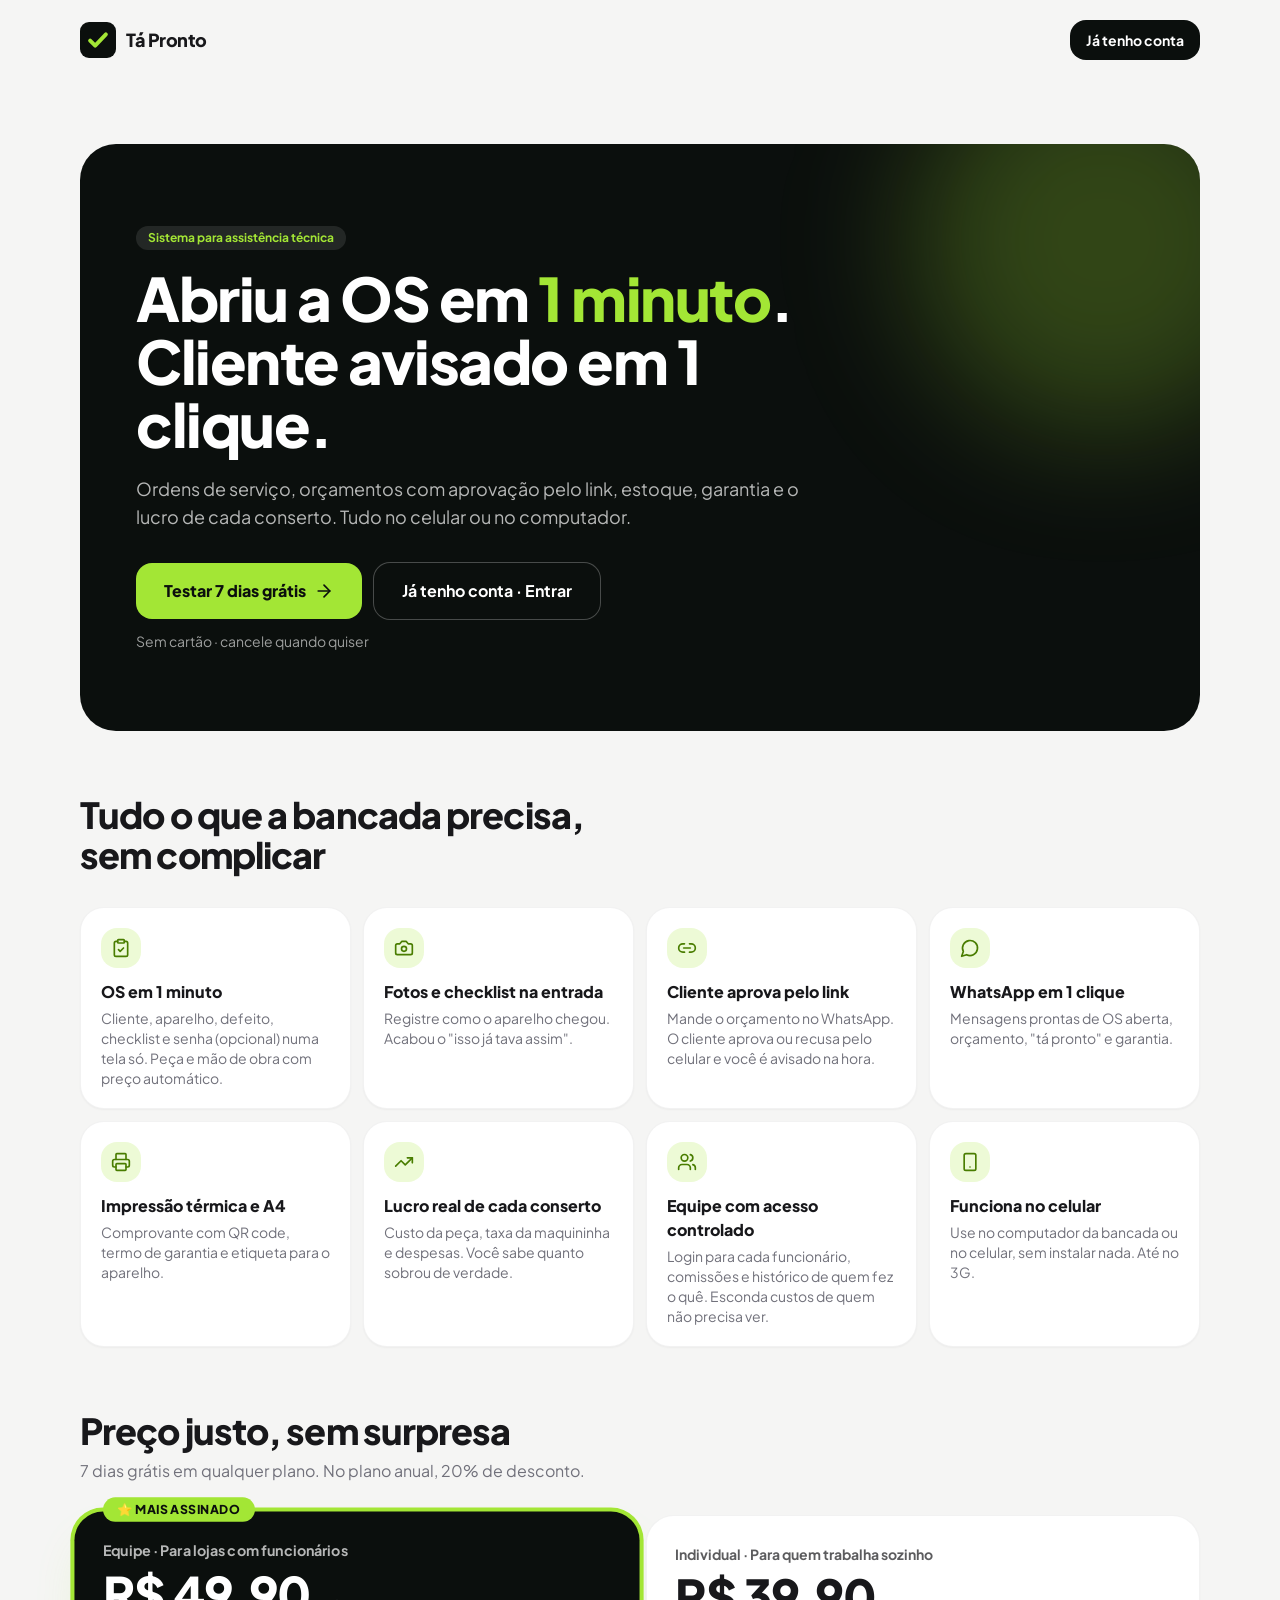
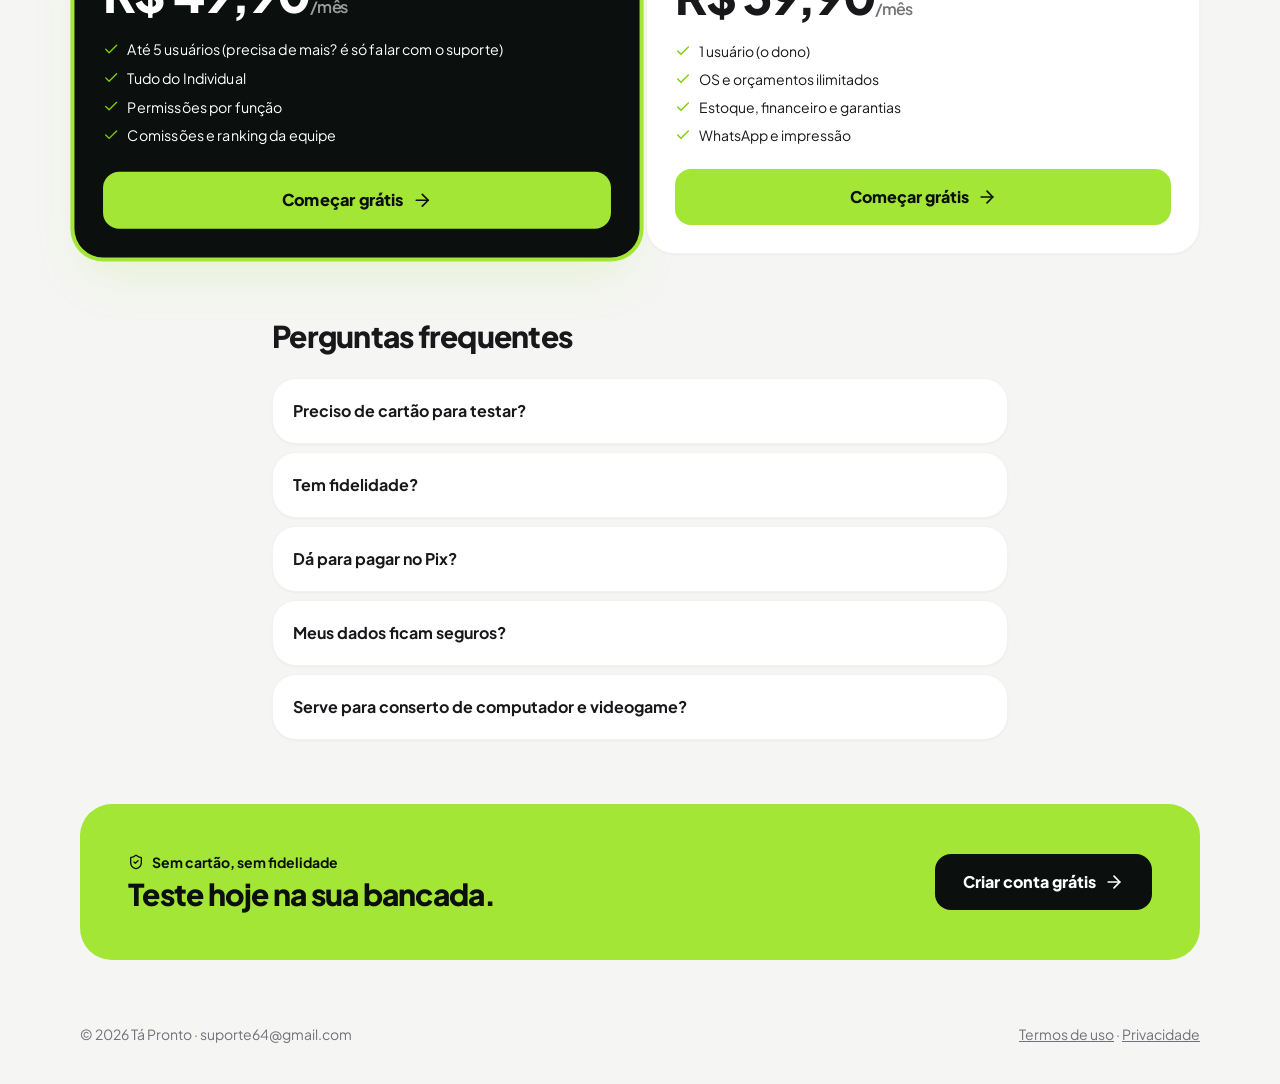
<file: index.html>
<!doctype html>
<html lang="pt-BR">
  <head>
    <meta charset="UTF-8" />
    <meta name="viewport" content="width=device-width, initial-scale=1, maximum-scale=1, viewport-fit=cover" />
    <meta name="theme-color" content="#0b0f0d" />
    <link rel="manifest" href="manifest.webmanifest" />
    <link rel="icon" href="icon.svg" type="image/svg+xml" />
    <!-- ícone na tela inicial do iPhone (o Android usa o manifest) -->
    <link rel="apple-touch-icon" href="apple-touch-icon.png" />
    <meta name="apple-mobile-web-app-title" content="Tá Pronto" />
    <meta name="apple-mobile-web-app-capable" content="yes" />
    <meta name="apple-mobile-web-app-status-bar-style" content="black" />
    <!-- prévia do link quando compartilhado no WhatsApp/Instagram -->
    <meta name="description" content="Sistema online para assistência técnica: ordem de serviço em 1 minuto, orçamento aprovado pelo link, estoque, garantia e lucro de cada conserto. 7 dias grátis." />
    <meta property="og:title" content="Tá Pronto · Sistema para assistência técnica" />
    <meta property="og:description" content="OS em 1 minuto, cliente avisado em 1 clique. Teste 7 dias grátis, sem cartão." />
    <meta property="og:image" content="https://tapronto.online/icone-512.png" />
    <meta property="og:url" content="https://tapronto.online/" />
    <meta property="og:type" content="website" />
    <link rel="preconnect" href="https://fonts.googleapis.com" />
    <link rel="preconnect" href="https://fonts.gstatic.com" crossorigin />
    <link href="https://fonts.googleapis.com/css2?family=Plus+Jakarta+Sans:wght@400;500;600;700;800&family=JetBrains+Mono:wght@500&display=swap" rel="stylesheet" />
    <title>Tá Pronto</title>
    <script type="module" crossorigin src="./assets/index-BHz3MH_R.js"></script>
    <link rel="stylesheet" crossorigin href="./assets/index-DIDy7-dD.css">
  </head>
  <body>
    <div id="root"></div>
  </body>
</html>
</file>
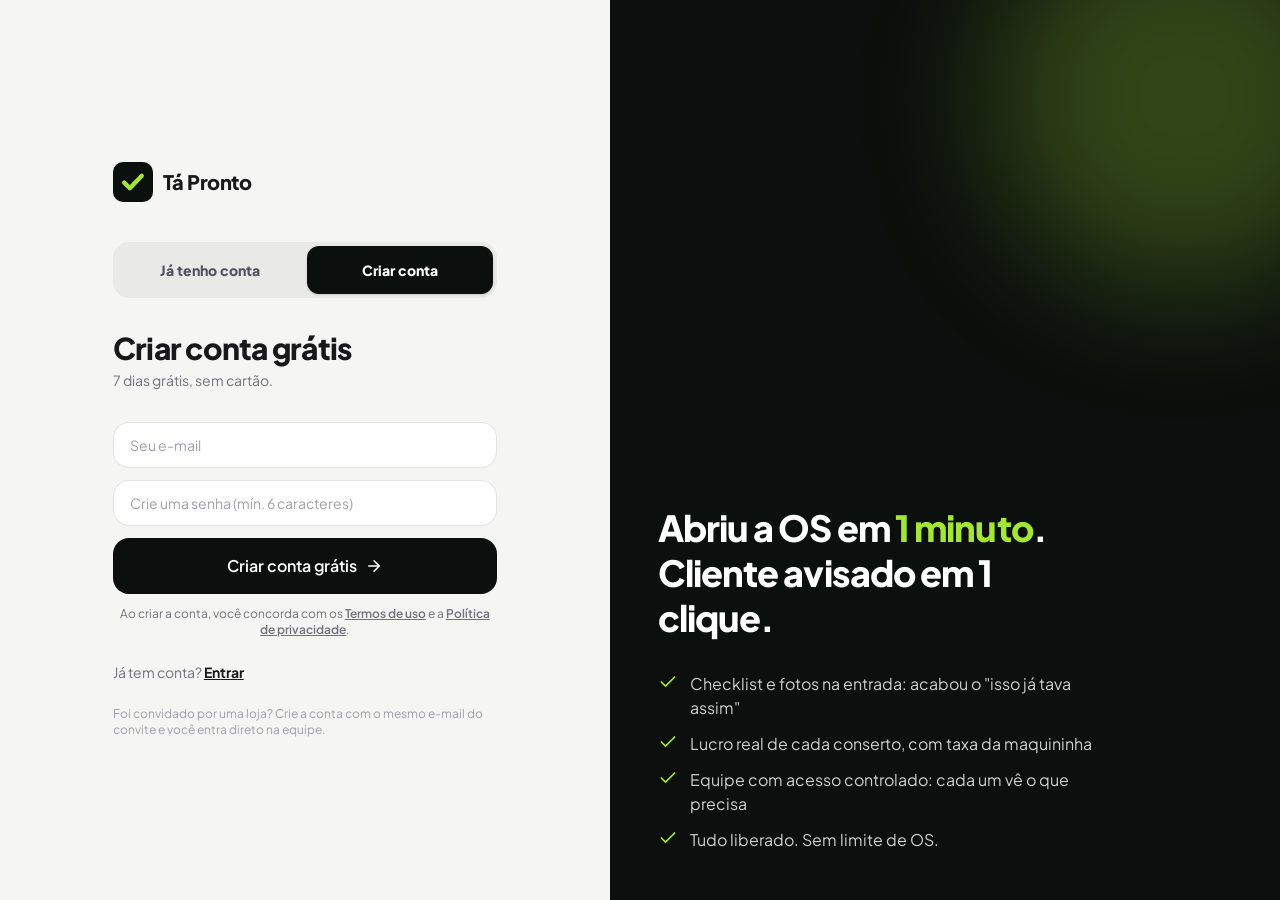
<file: criar/index.html>
<!doctype html>
<html lang="pt-BR">
  <head>
    <meta charset="UTF-8" />
    <!-- link curto do WhatsApp: tapronto.online/criar abre direto em "Criar conta grátis" -->
    <meta http-equiv="refresh" content="0; url=/#/entrar?criar=1" />
    <meta property="og:title" content="Tá Pronto · Teste grátis por 7 dias" />
    <meta property="og:description" content="Sistema para assistência técnica: ordem de serviço, orçamento pelo link, estoque, garantia e financeiro." />
    <meta property="og:image" content="https://tapronto.online/icone-512.png" />
    <title>Tá Pronto · Teste grátis</title>
    <script>location.replace('/#/entrar?criar=1')</script>
  </head>
  <body></body>
</html>
</file>
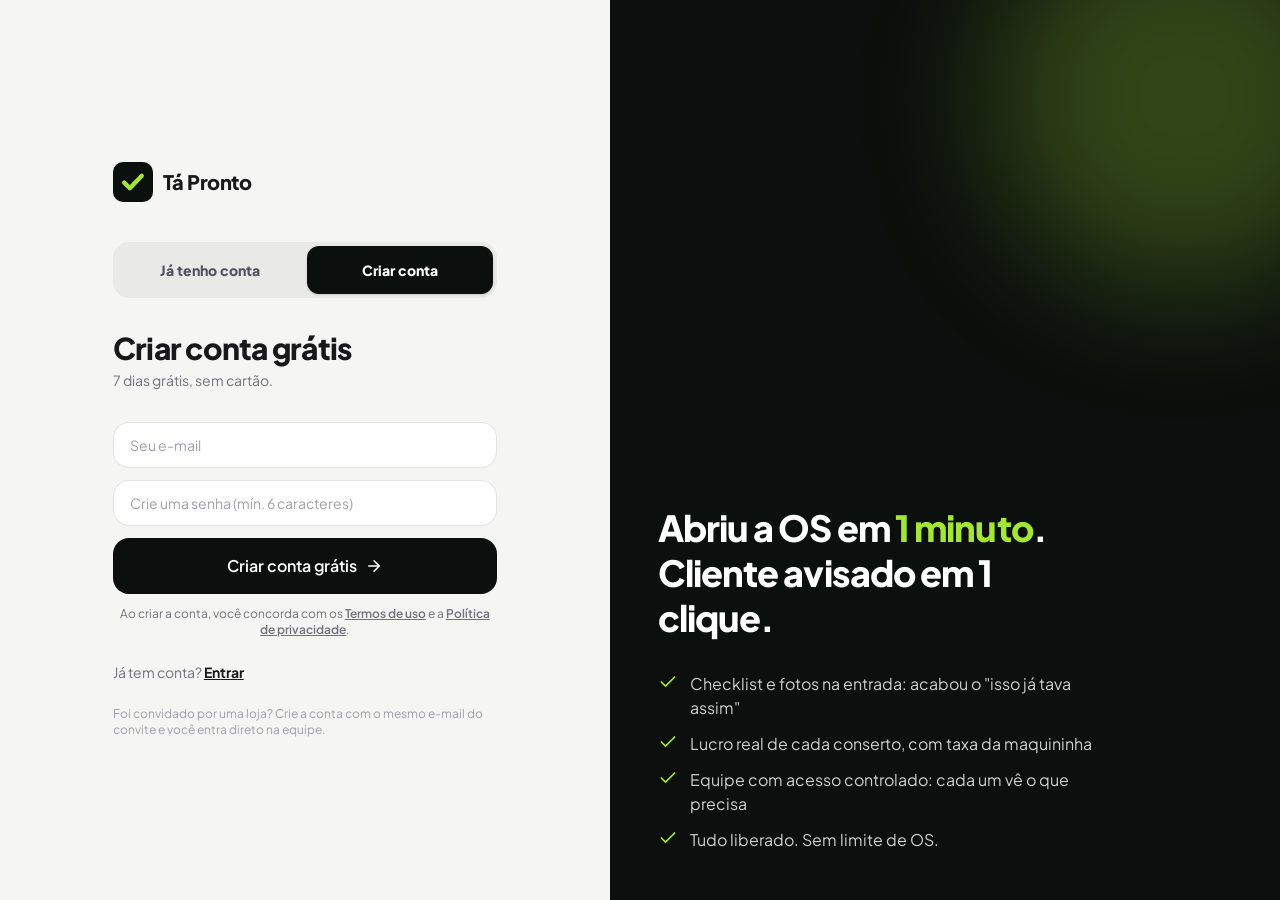
<file: teste/index.html>
<!doctype html>
<html lang="pt-BR">
  <head>
    <meta charset="UTF-8" />
    <!-- link curto do WhatsApp: tapronto.online/teste abre direto em "Criar conta grátis" -->
    <meta http-equiv="refresh" content="0; url=/#/entrar?criar=1" />
    <meta property="og:title" content="Tá Pronto · Teste grátis por 7 dias" />
    <meta property="og:description" content="Sistema para assistência técnica: ordem de serviço, orçamento pelo link, estoque, garantia e financeiro." />
    <meta property="og:image" content="https://tapronto.online/icone-512.png" />
    <title>Tá Pronto · Teste grátis</title>
    <script>location.replace('/#/entrar?criar=1')</script>
  </head>
  <body></body>
</html>
</file>
